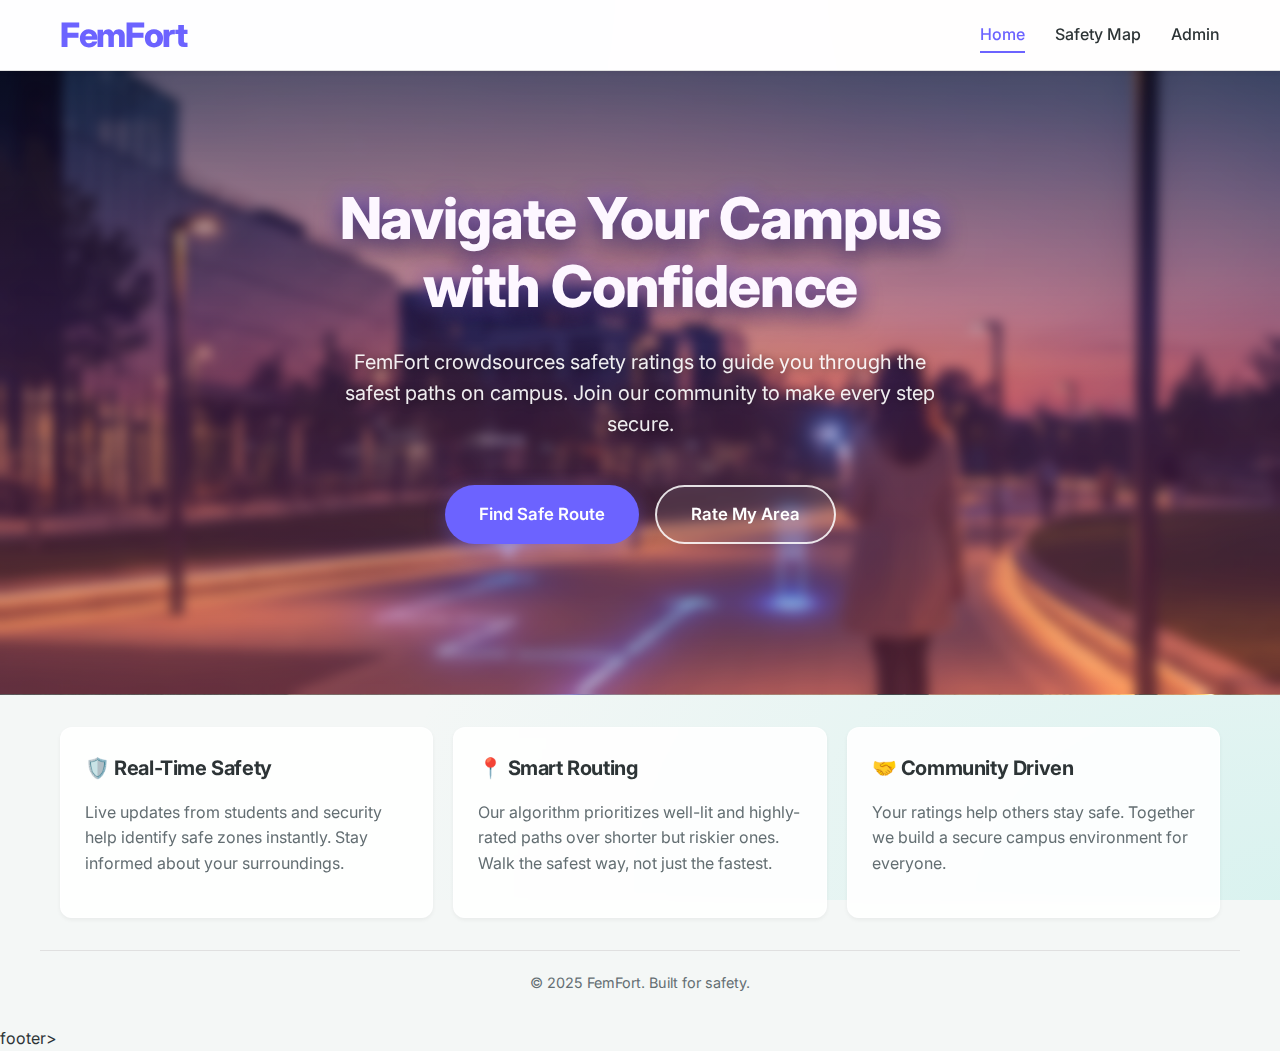
<file: src/main/webapp/index.html>
<!DOCTYPE html>
<html lang="en">
<head>
    <meta charset="UTF-8">
    <meta name="viewport" content="width=device-width, initial-scale=1.0">
    <title>FemFort - Safe Campus Navigation</title>
    <link rel="stylesheet" href="css/style.css">
    <link rel="preconnect" href="https://fonts.googleapis.com">
    <link rel="preconnect" href="https://fonts.gstatic.com" crossorigin>
    <link href="https://fonts.googleapis.com/css2?family=Inter:wght@400;500;600;700;800&display=swap" rel="stylesheet">
</head>
<body>
    <header>
        <div class="container">
            <nav>
    <a href="index.html" class="logo">FemFort</a>
    <div class="nav-links">
        <a href="index.html" class="active">Home</a>
        <a href="map.html">Safety Map</a>
        <a href="admin.html">Admin</a>
    </div>
</nav>

        </div>
    </header>

    <section class="hero">
        <div class="container">
            <h1>Navigate Your Campus<br>with Confidence</h1>
            <p>FemFort crowdsources safety ratings to guide you through the safest paths on campus. Join our community to make every step secure.</p>
            <div class="cta-buttons">
                <a href="map.html" class="btn">Find Safe Route</a>
                <a href="map.html" class="btn btn-secondary">Rate My Area</a>
            </div>
        </div>
    </section>

    <section class="container mt-4 mb-4">
        <div class="grid" style="grid-template-columns: repeat(auto-fit, minmax(300px, 1fr));">
            <div class="card">
                <h3 class="mb-2">🛡️ Real-Time Safety</h3>
                <p>Live updates from students and security help identify safe zones instantly. Stay informed about your surroundings.</p>
            </div>
            <div class="card">
                <h3 class="mb-2">📍 Smart Routing</h3>
                <p>Our algorithm prioritizes well-lit and highly-rated paths over shorter but riskier ones. Walk the safest way, not just the fastest.</p>
            </div>
            <div class="card">
                <h3 class="mb-2">🤝 Community Driven</h3>
                <p>Your ratings help others stay safe. Together we build a secure campus environment for everyone.</p>
            </div>
        </div>
    </section>

    <footer class="container mt-4 mb-4 text-center" style="border-top: 1px solid var(--border-color); padding-top: 20px;">
        <p style="font-size: 0.9rem;">&copy; 2025 FemFort. Built for safety.</p>
    </footer>

    <script src="js/app.js"></script>
</body>
</html>
footer>

    <script src="js/app.js"></script>
</body>
</html>
</file>
<file: src/main/webapp/css/style.css>
:root {
    /* Brand Colors */
    --primary-color: #6C63FF;      /* FemFort Purple */
    --primary-hover: #5a52d5;
    --secondary-color: #FF6584;    /* Soft Pink */
    --accent-color: #43D8C9;       /* Teal */

    /* Risk Colors (DO NOT CHANGE) */
    --risk-1: #2ECC71;
    --risk-2: #A3E635;
    --risk-3: #F4A100;
    --risk-4: #FF5C33;
    --risk-5: #C30000;

    /* Neutrals */
    --bg-color: #F4F7F6;
    --card-bg: #FFFFFF;
    --text-color: #2D3436;
    --text-muted: #636E72;
    --border-color: #E0E0E0;

    /* UI Elements */
    --shadow-sm: 0 2px 4px rgba(0, 0, 0, 0.05);
    --shadow-md: 0 4px 12px rgba(0, 0, 0, 0.08);
    --shadow-lg: 0 8px 24px rgba(0, 0, 0, 0.12);
    --radius-sm: 8px;
    --radius-md: 12px;
    --radius-lg: 20px;

    --danger-color: #e74c3c;

    /* Transitions */
    --transition-fast: 0.2s ease;
    --transition-normal: 0.3s ease;
}

/* Reset & Base */
* {
    box-sizing: border-box;
    margin: 0;
    padding: 0;
}

body {
    font-family: 'Inter', sans-serif;
    background-color: #F4F7F6;
    background-image:
        radial-gradient(at 0% 0%, rgba(108, 99, 255, 0.15) 0px, transparent 50%),
        radial-gradient(at 100% 0%, rgba(255, 101, 132, 0.15) 0px, transparent 50%),
        radial-gradient(at 100% 100%, rgba(67, 216, 201, 0.15) 0px, transparent 50%);
    background-attachment: fixed;
    background-size: cover;
    color: var(--text-color);
    line-height: 1.6;
    -webkit-font-smoothing: antialiased;
}

/* Typography */
h1,
h2,
h3,
h4,
h5,
h6 {
    font-weight: 700;
    color: var(--text-color);
    margin-bottom: 0.5em;
    letter-spacing: -0.02em;
}

h1 {
    font-size: 2.5rem;
}

h2 {
    font-size: 1.75rem;
}

h3 {
    font-size: 1.25rem;
}

p {
    margin-bottom: 1rem;
    color: var(--text-muted);
}

a {
    text-decoration: none;
    color: var(--primary-color);
    transition: color var(--transition-fast);
}

a:hover {
    color: var(--primary-hover);
}

/* Layout */
.container {
    max-width: 1200px;
    margin: 0 auto;
    padding: 0 20px;
}

.mt-2 {
    margin-top: 1rem;
}

.mt-4 {
    margin-top: 2rem;
}

.mb-2 {
    margin-bottom: 1rem;
}

.mb-4 {
    margin-bottom: 2rem;
}

.flex {
    display: flex;
    gap: 10px;
}

.grid {
    display: grid;
    gap: 20px;
}

/* Header & Nav */
header {
    background: rgba(255, 255, 255, 0.95);
    backdrop-filter: blur(10px);
    position: sticky;
    top: 0;
    z-index: 1000;
    box-shadow: var(--shadow-sm);
    border-bottom: 1px solid var(--border-color);
}

nav {
    display: flex;
    justify-content: space-between;
    align-items: center;
    height: 70px;
}

.logo {
    font-size: 2.1rem;          /* bigger, more presence on the bar */
    font-weight: 800;
    color: var(--primary-color);
    letter-spacing: -0.04em;
    display: flex;
    align-items: center;        /* vertically centers it inside the nav */
    text-decoration: none;      /* no underline since it’s now an <a> */
}

/* keep it the same color on hover instead of turning darker like links */
.logo:hover {
    color: var(--primary-color);
}

/* mobile tweak so it doesn’t dominate the header */
@media (max-width: 768px) {
    .logo {
        font-size: 1.7rem;
        margin-bottom: 4px;
    }
}


.nav-links {
    display: flex;
    gap: 30px;
}

.nav-links a {
    font-weight: 500;
    color: var(--text-color);
    position: relative;
}

.nav-links a:hover,
.nav-links a.active {
    color: var(--primary-color);
}

.nav-links a::after {
    content: '';
    position: absolute;
    bottom: -5px;
    left: 0;
    width: 0;
    height: 2px;
    background: var(--primary-color);
    transition: width var(--transition-normal);
}

.nav-links a:hover::after,
.nav-links a.active::after {
    width: 100%;
}

/* Buttons */
.btn {
    display: inline-flex;
    align-items: center;
    justify-content: center;
    padding: 12px 28px;
    background: var(--primary-color);
    color: white;
    border-radius: 50px;
    font-weight: 600;
    border: none;
    cursor: pointer;
    transition: all var(--transition-fast);
    box-shadow: 0 4px 10px rgba(108, 99, 255, 0.2);
    font-size: 1rem;
}

.btn:hover {
    background: var(--primary-hover);
    transform: translateY(-2px);
    box-shadow: 0 6px 15px rgba(108, 99, 255, 0.3);
    color: white;
}

.btn-secondary {
    background: white;
    color: var(--primary-color);
    border: 2px solid var(--primary-color);
    box-shadow: none;
}

.btn-secondary:hover {
    background: rgba(108, 99, 255, 0.05);
    color: var(--primary-hover);
    border-color: var(--primary-hover);
}

.btn-sm {
    padding: 6px 16px;
    font-size: 0.875rem;
}

/* Cards */
.card {
    background: rgba(255, 255, 255, 0.9);
    padding: 24px;
    border-radius: var(--radius-md);
    box-shadow: var(--shadow-sm);
    border: 1px solid rgba(255, 255, 255, 0.6);
    transition: transform var(--transition-normal), box-shadow var(--transition-normal);
    backdrop-filter: blur(5px);
    animation: slideUp 0.8s ease-out;
}

.card:hover {
    transform: translateY(-3px);
    box-shadow: var(--shadow-md);
}

/* Forms */
.form-group {
    margin-bottom: 20px;
}

label {
    display: block;
    margin-bottom: 8px;
    font-weight: 600;
    color: var(--text-color);
}

/* Unified form control style */
input[type="text"],
input[type="password"],
input[type="email"],
input[type="number"],
select,
textarea {
    width: 100%;
    padding: 10px 14px;
    border-radius: 10px;
    border: 1px solid var(--border-color);
    background: #FFFFFF;
    font-family: inherit;
    font-size: 0.95rem;
    color: var(--text-color);
    outline: none;
    transition: border-color var(--transition-fast),
                box-shadow var(--transition-fast),
                background-color var(--transition-fast),
                transform var(--transition-fast);
    box-shadow: 0 0 0 0 rgba(108, 99, 255, 0);
    appearance: none;
}

input[type="text"]::placeholder,
input[type="password"]::placeholder,
input[type="email"]::placeholder,
textarea::placeholder {
    color: #b0b8c1;
    font-size: 0.9rem;
}

input[type="text"]:focus,
input[type="password"]:focus,
input[type="email"]:focus,
input[type="number"]:focus,
select:focus,
textarea:focus {
    border-color: var(--primary-color);
    box-shadow: 0 0 0 3px rgba(108, 99, 255, 0.15);
    background-color: #ffffff;
    transform: translateY(-1px);
}

/* Slightly rounded selects on map sidebar look better */
select {
    background-image: linear-gradient(45deg, transparent 50%, #adb5bd 50%),
        linear-gradient(135deg, #adb5bd 50%, transparent 50%);
    background-position:
        calc(100% - 18px) calc(50% - 3px),
        calc(100% - 13px) calc(50% - 3px);
    background-size: 6px 6px, 6px 6px;
    background-repeat: no-repeat;
}

/* Hero Section */
/* Hero Section — improved for hero2.png */
.hero {
    text-align: center;
    padding: 130px 20px 150px;
    position: relative;
    overflow: hidden;
    border-bottom: 1px solid rgba(255, 255, 255, 0.25);

    /* Background hero2.png with soft overlay */
    background: url('../img/hero2.png') no-repeat center center/cover;
    background-attachment: fixed;
    animation: fadeIn 1s ease-out;
}

/* Soft blur + darkened layer behind content */
.hero::before {
    content: "";
    position: absolute;
    inset: 0;
    backdrop-filter: blur(6px);
    background: linear-gradient(
        rgba(15, 7, 45, 0.45) 0%,
        rgba(90, 40, 150, 0.35) 40%,
        rgba(255, 90, 140, 0.28) 100%
    );
    z-index: 0;
    pointer-events: none;
}

/* Content stays above */
.hero * {
    position: relative;
    z-index: 2;
}

/* Elegant text style matching hero2.png aesthetics */
/* Elegant text style matching hero2.png aesthetics */
.hero h1 {
    font-size: 3.6rem;
    margin-top: -16px;          /* raise the heading a bit */
    margin-bottom: 26px;
    font-weight: 800;
    letter-spacing: -0.02em;
    line-height: 1.18;

    /* Clean, high-contrast light text */
    color: #FDF7FF;

    /* Soft glow for separation from blurred background */
    text-shadow:
        0 8px 24px rgba(0, 0, 0, 0.65),
        0 0 22px rgba(150, 110, 255, 0.85);
}


.hero p {
    max-width: 620px;
    margin: 0 auto 45px;
    font-size: 1.25rem;
    line-height: 1.55;
    color: rgba(255, 255, 255, 0.92);
    font-weight: 400;
    text-shadow: 0 2px 10px rgba(0, 0, 0, 0.45);
}

/* Button polish for hero only */
.hero .btn {
    padding: 14px 34px;
    border-radius: 50px;
    font-size: 1.05rem;
    font-weight: 600;
    transition: all 0.25s ease;
    box-shadow: 0 6px 20px rgba(108, 99, 255, 0.35);
}

.hero .btn:hover {
    transform: translateY(-3px);
    box-shadow: 0 8px 28px rgba(108, 99, 255, 0.48);
}

.hero .btn-secondary {
    border: 2px solid rgba(255, 255, 255, 0.85);
    background: rgba(255, 255, 255, 0.08);
    color: white;
    box-shadow: none;
    backdrop-filter: blur(4px);
}

.hero .btn-secondary:hover {
    background: rgba(255, 255, 255, 0.15);
    border-color: white;
}

.cta-buttons {
    display: flex;
    gap: 16px;
    justify-content: center;
}

/* Map Page Specifics */
#map-container {
    position: relative;
    border-radius: var(--radius-md);
    overflow: hidden;
    box-shadow: var(--shadow-md);
    height: 600px;
}

#map {
    height: 100%;
    width: 100%;
    z-index: 1;
}

#locate-btn {
    position: absolute;
    bottom: 24px;
    right: 24px;
    z-index: 500;
    width: 56px;
    height: 56px;
    border-radius: 50%;
    padding: 0;
    display: flex;
    align-items: center;
    justify-content: center;
    background: white;
    color: var(--text-color);
    box-shadow: var(--shadow-md);
    transition: all var(--transition-fast);
}

#locate-btn:hover {
    background: var(--primary-color);
    color: white;
    transform: scale(1.1);
}

/* Tables (Admin) */
table {
    width: 100%;
    border-collapse: separate;
    border-spacing: 0;
    margin-top: 10px;
}

th {
    text-align: left;
    padding: 16px;
    font-weight: 600;
    color: var(--text-muted);
    border-bottom: 2px solid var(--border-color);
    font-size: 0.9rem;
    text-transform: uppercase;
    letter-spacing: 0.05em;
}

td {
    padding: 16px;
    border-bottom: 1px solid var(--border-color);
    vertical-align: middle;
}

tr:last-child td {
    border-bottom: none;
}

tr:hover td {
    background-color: #FAFAFA;
}

/* Badges */
.badge {
    padding: 6px 12px;
    border-radius: 20px;
    font-size: 0.75rem;
    font-weight: 700;
    text-transform: uppercase;
    letter-spacing: 0.05em;
}

.badge-safe {
    background: rgba(46, 204, 113, 0.15);
    color: #27ae60;
}

.badge-risk {
    background: rgba(231, 76, 60, 0.15);
    color: #c0392b;
}

/* Modals */
.modal {
    position: fixed;
    z-index: 2000;
    left: 0;
    top: 0;
    width: 100%;
    height: 100%;
    background-color: rgba(0, 0, 0, 0.6);
    backdrop-filter: blur(4px);
    display: flex;
    justify-content: center;
    align-items: center;
    opacity: 0;
    pointer-events: none;
    transition: opacity var(--transition-normal);
}

.modal:not(.hidden) {
    opacity: 1;
    pointer-events: auto;
}

.modal-content {
    background-color: white;
    padding: 32px;
    border-radius: var(--radius-lg);
    width: 90%;
    max-width: 500px;
    position: relative;
    box-shadow: var(--shadow-lg);
    transform: scale(0.95);
    transition: transform var(--transition-normal);
    max-height: 90vh;
    overflow-y: auto;
}

.modal:not(.hidden) .modal-content {
    transform: scale(1);
}

.close-modal {
    position: absolute;
    top: 20px;
    right: 24px;
    font-size: 24px;
    color: var(--text-muted);
    cursor: pointer;
    transition: color var(--transition-fast);
}

.close-modal:hover {
    color: var(--danger-color);
}

/* Reviews */
.review-item {
    background: #FAFAFA;
    padding: 16px;
    border-radius: var(--radius-sm);
    margin-bottom: 12px;
    border: 1px solid var(--border-color);
    border-left: 4px solid var(--primary-color);
}

/* Utilities */
.hidden {
    display: none !important;
}

.text-center {
    text-align: center;
}

.text-right {
    text-align: right;
}

/* Responsive */
@media (max-width: 768px) {
    .hero h1 {
        font-size: 2.5rem;
    }

    nav {
        flex-direction: column;
        height: auto;
        padding: 16px 0;
    }

    .nav-links {
        margin-top: 16px;
        gap: 20px;
    }

    #map-container {
        height: 400px;
    }

    .grid-2-cols {
        grid-template-columns: 1fr !important;
    }
}

@keyframes fadeIn {
    from {
        opacity: 0;
    }
    to {
        opacity: 1;
    }
}

@keyframes slideUp {
    from {
        transform: translateY(20px);
        opacity: 0;
    }
    to {
        transform: translateY(0);
        opacity: 1;
    }
}
rid-2-cols {
        grid-template-columns: 1fr !important;
    }
}

@keyframes fadeIn {
    from {
        opacity: 0;
    }
    to {
        opacity: 1;
    }
}

@keyframes slideUp {
    from {
        transform: translateY(20px);
        opacity: 0;
    }
    to {
        transform: translateY(0);
        opacity: 1;
    }
}
</file>
